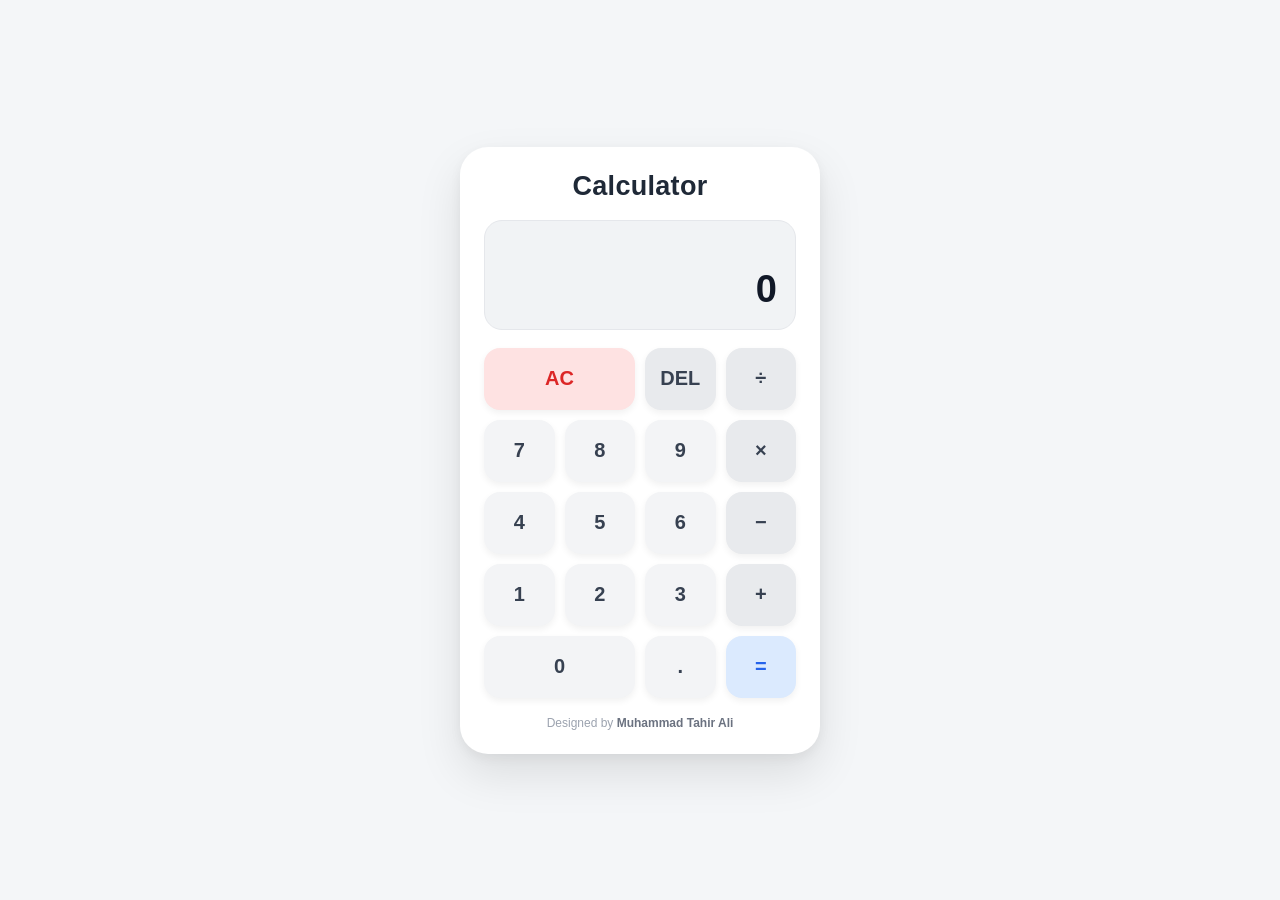
<file: CodeAlpha_Calculator/index.html>
<!DOCTYPE html>
<html lang="en">
<head>
    <meta charset="UTF-8">
    <meta name="viewport" content="width=device-width, initial-scale=1.0">
    <title>Calculator | CodeAlpha</title>
    <link rel="stylesheet" href="style.css">
</head>

<body>

    <main class="calculator">

        <div class="calculator-header">
            <h1>Calculator</h1>
        </div>

        <div class="display">
            <div id="previous-display"></div>
            <div id="current-display">0</div>
        </div>

        <div class="buttons">

            <button class="clear span-two" data-action="clear">AC</button>
            <button class="operator" data-operation="delete">DEL</button>
            <button class="operator" data-operation="÷">÷</button>

            <button data-number="7">7</button>
            <button data-number="8">8</button>
            <button data-number="9">9</button>
            <button class="operator" data-operation="×">×</button>

            <button data-number="4">4</button>
            <button data-number="5">5</button>
            <button data-number="6">6</button>
            <button class="operator" data-operation="−">−</button>

            <button data-number="1">1</button>
            <button data-number="2">2</button>
            <button data-number="3">3</button>
            <button class="operator" data-operation="+">+</button>

            <button class="zero" data-number="0">0</button>
            <button data-number=".">.</button>
            <button class="equals" data-action="equals">=</button>

        </div>

        <footer>
            <span>Designed by</span>
            <strong>Muhammad Tahir Ali</strong>
        </footer>

    </main>

    <script src="script.js"></script>
</body>
</html>
</file>
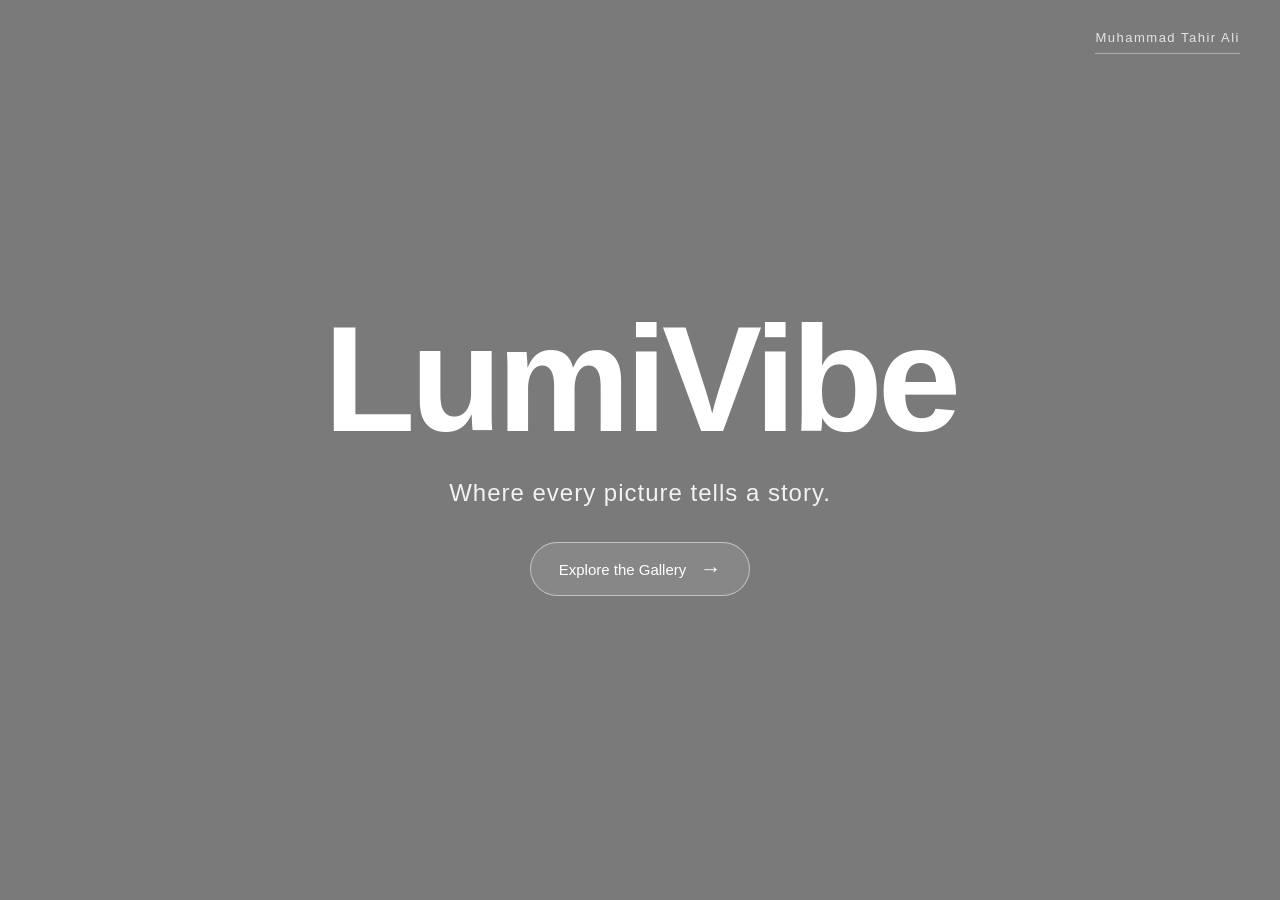
<file: CodeAlpha_ImageGallery/index.html>
<!DOCTYPE html>
<html lang="en">
<head>
    <meta charset="UTF-8">
    <meta name="viewport" content="width=device-width, initial-scale=1.0">

    <title>LumiVibe | Visual Stories</title>

    <link rel="stylesheet" href="home.css">
</head>

<body>

<main class="hero">
    <div class="overlay"></div>
    <div class="author-name">
        Muhammad Tahir Ali
    </div>

    <div class="hero-content">
        <h1>LumiVibe</h1>
        <p class="tagline">
            Where every picture tells a story.
        </p>
        <a href="gallery.html" class="explore-btn">
            Explore the Gallery
            <span>→</span>
        </a>
    </div>

</main>
</body>
</html>
</file>
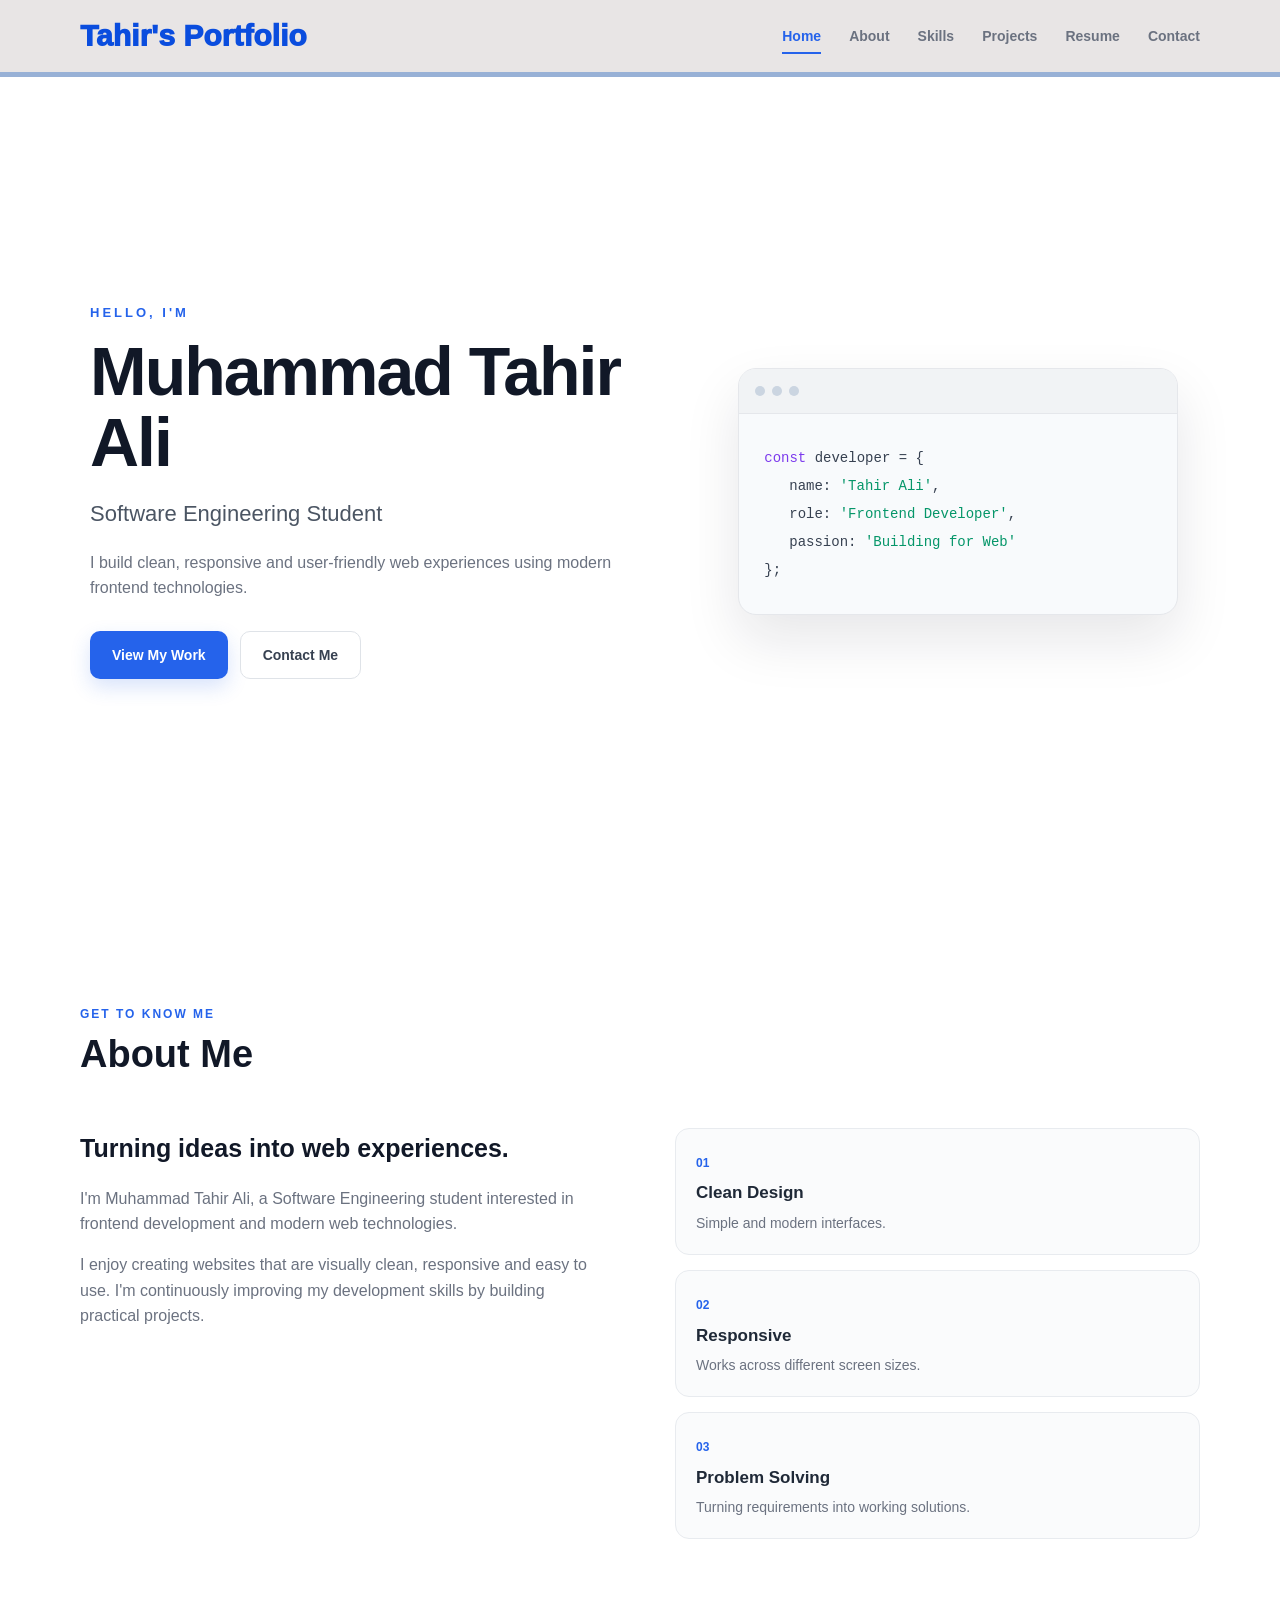
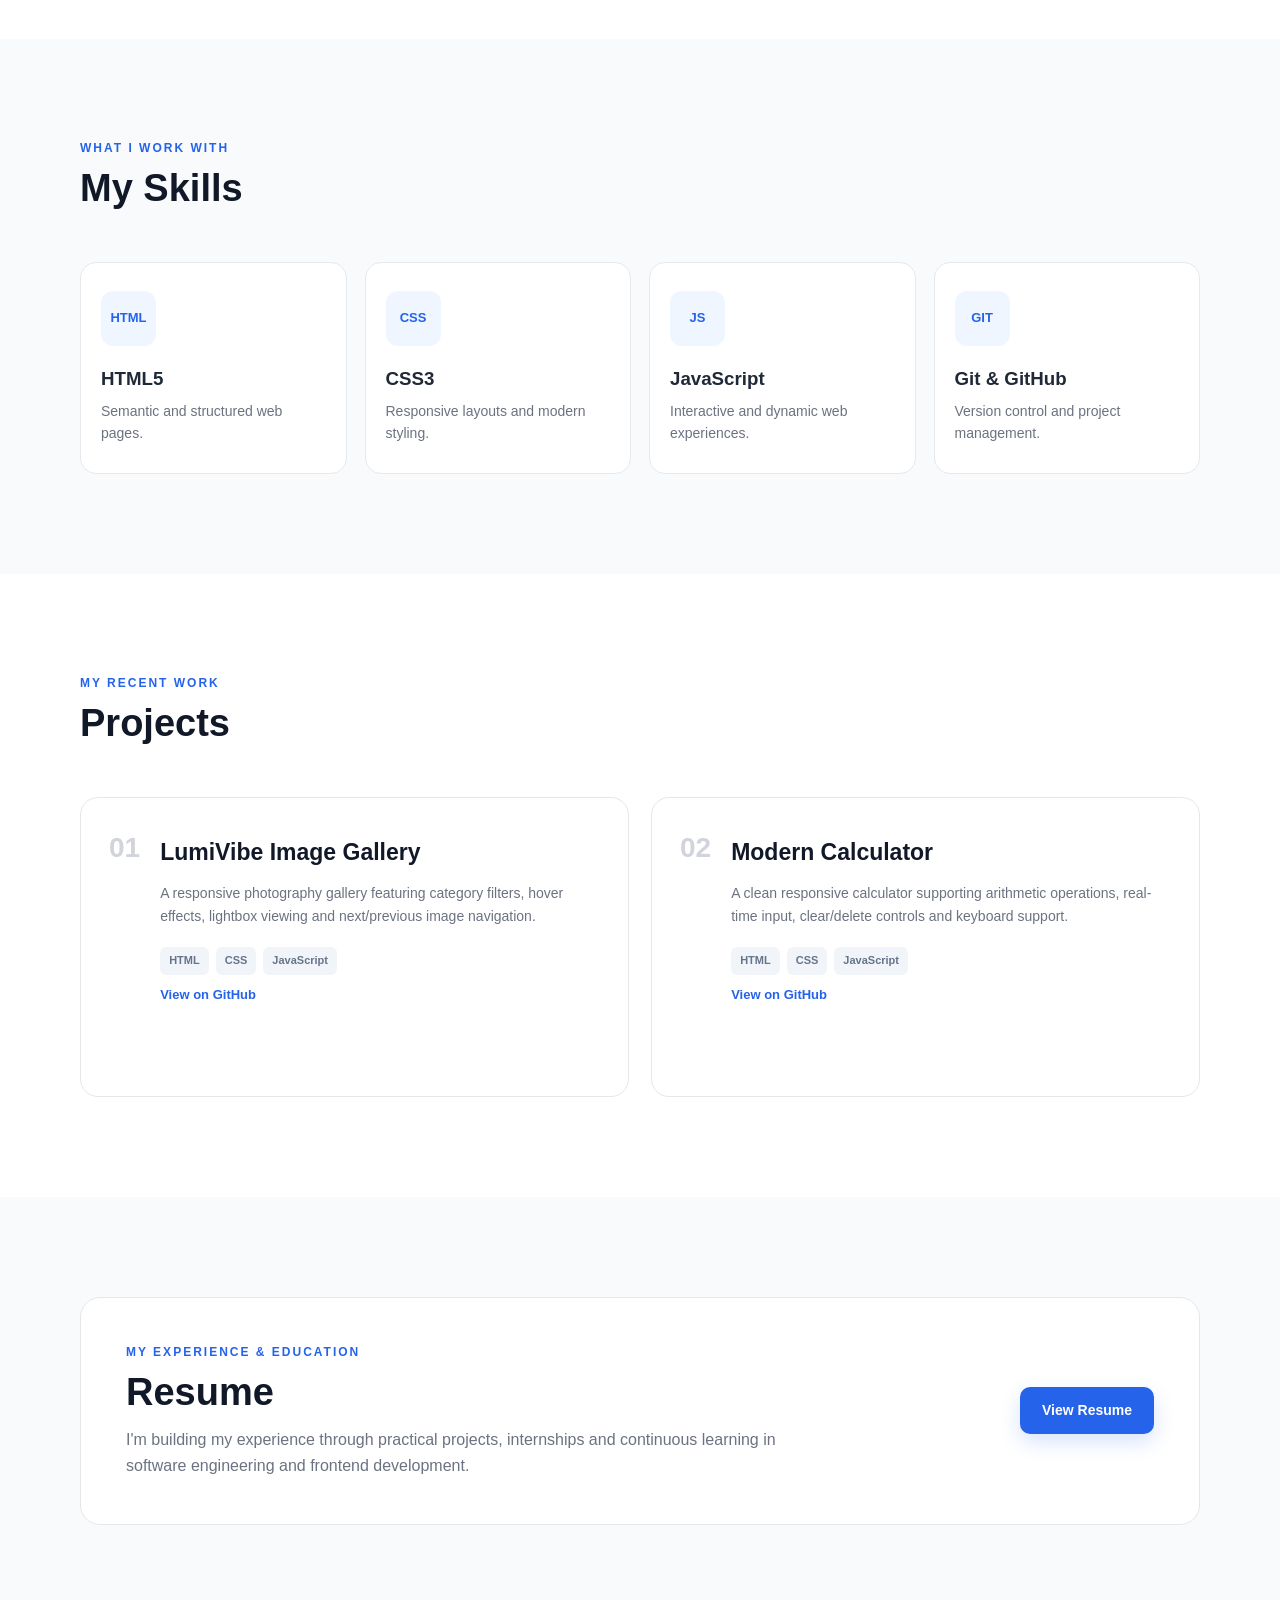
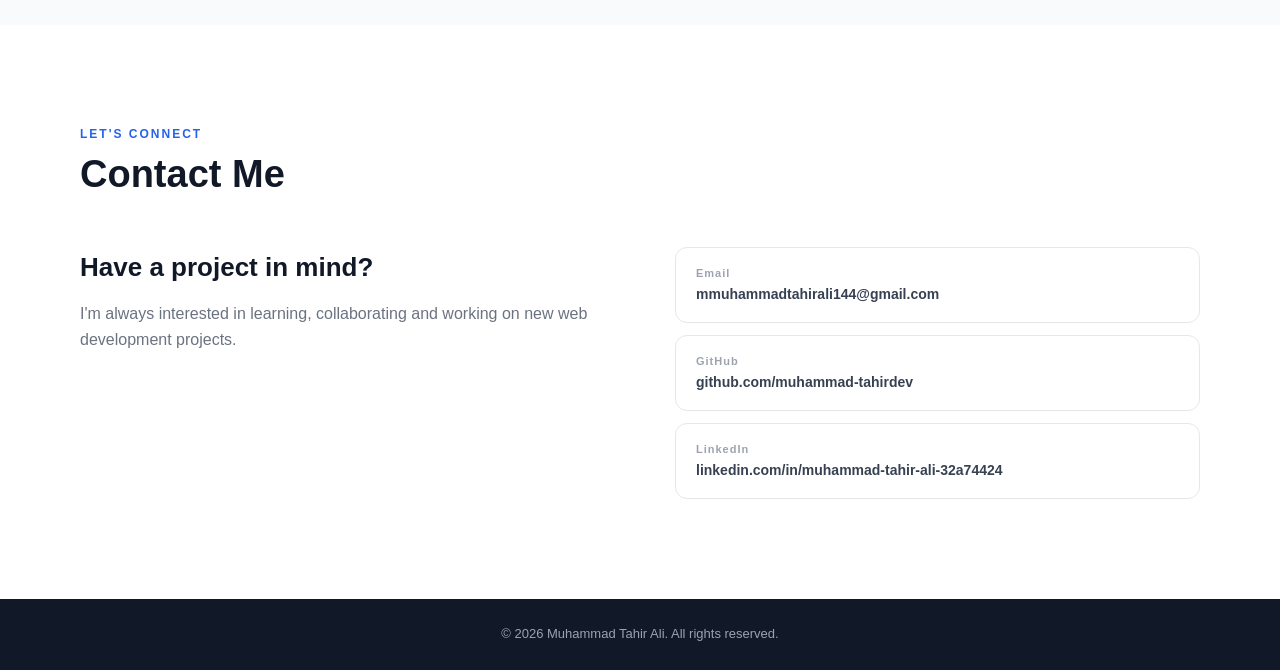
<file: CodeAlpha_Portfolio/index.html>
<!DOCTYPE html>
<html lang="en">
<head>
    <meta charset="UTF-8">
    <meta name="viewport" content="width=device-width, initial-scale=1.0">

    <title>Muhammad Tahir Ali | Portfolio</title>

    <link rel="stylesheet" href="style.css">
</head>

<body>

    <!-- Navigation -->
    <header class="navbar">
        <div class="nav-container">

            <a href="#home" class="logo">Tahir's Portfolio</span></a>

            <nav>
                <a href="#home">Home</a>
                <a href="#about">About</a>
                <a href="#skills">Skills</a>
                <a href="#projects">Projects</a>
                <a href="#resume">Resume</a>
                <a href="#contact">Contact</a>
            </nav>

        </div>
    </header>


    <!-- Hero Section -->
    <section id="home" class="hero">

        <div class="hero-content">

            <p class="hero-small">HELLO, I'M</p>

            <h1>Muhammad Tahir Ali</h1>

            <h2>Software Engineering Student</h2>

            <p class="hero-text">
                I build clean, responsive and user-friendly web experiences
                using modern frontend technologies.
            </p>

            <div class="hero-buttons">
                <a href="#projects" class="btn primary-btn">
                    View My Work
                </a>

                <a href="#contact" class="btn secondary-btn">
                    Contact Me
                </a>
            </div>

        </div>

        <div class="hero-card">

            <div class="code-window">

                <div class="window-top">
                    <span></span>
                    <span></span>
                    <span></span>
                </div>

                <div class="code-content">
                    <p><span class="purple">const</span> developer = {</p>

                    <p class="indent">
                        name:
                        <span class="green">'Tahir Ali'</span>,
                    </p>

                    <p class="indent">
                        role:
                        <span class="green">'Frontend Developer'</span>,
                    </p>

                    <p class="indent">
                        passion:
                        <span class="green">'Building for Web'</span>
                    </p>

                    <p>};</p>
                </div>

            </div>

        </div>

    </section>


    <!-- About Section -->
    <section id="about" class="section">

        <div class="section-heading">
            <p>GET TO KNOW ME</p>
            <h2>About Me</h2>
        </div>

        <div class="about-content">

            <div class="about-text">

                <h3>Turning ideas into web experiences.</h3>

                <p>
                    I'm Muhammad Tahir Ali, a Software Engineering student
                    interested in frontend development and modern web
                    technologies.
                </p>

                <p>
                    I enjoy creating websites that are visually clean,
                    responsive and easy to use. I'm continuously improving
                    my development skills by building practical projects.
                </p>

            </div>

            <div class="about-info">

                <div class="info-box">
                    <span>01</span>
                    <h3>Clean Design</h3>
                    <p>Simple and modern interfaces.</p>
                </div>

                <div class="info-box">
                    <span>02</span>
                    <h3>Responsive</h3>
                    <p>Works across different screen sizes.</p>
                </div>

                <div class="info-box">
                    <span>03</span>
                    <h3>Problem Solving</h3>
                    <p>Turning requirements into working solutions.</p>
                </div>

            </div>

        </div>

    </section>


    <!-- Skills Section -->
    <section id="skills" class="section skills-section">

        <div class="section-heading">
            <p>WHAT I WORK WITH</p>
            <h2>My Skills</h2>
        </div>

        <div class="skills-grid">

            <div class="skill-card">
                <div class="skill-icon">HTML</div>
                <h3>HTML5</h3>
                <p>Semantic and structured web pages.</p>
            </div>

            <div class="skill-card">
                <div class="skill-icon">CSS</div>
                <h3>CSS3</h3>
                <p>Responsive layouts and modern styling.</p>
            </div>

            <div class="skill-card">
                <div class="skill-icon">JS</div>
                <h3>JavaScript</h3>
                <p>Interactive and dynamic web experiences.</p>
            </div>

            <div class="skill-card">
                <div class="skill-icon">GIT</div>
                <h3>Git &amp; GitHub</h3>
                <p>Version control and project management.</p>
            </div>

        </div>

    </section>


    <!-- Projects Section -->
    <section id="projects" class="section">

        <div class="section-heading">
            <p>MY RECENT WORK</p>
            <h2>Projects</h2>
        </div>

        <div class="projects-grid">

            <article class="project-card">

                <div class="project-number">01</div>

                <div class="project-content">

                    <h3>LumiVibe Image Gallery</h3>

                    <p>
                        A responsive photography gallery featuring category
                        filters, hover effects, lightbox viewing and
                        next/previous image navigation.
                    </p>

                  <div class="project-tech">
    <span>HTML</span>
    <span>CSS</span>
    <span>JavaScript</span>
</div>

<a 
    href="https://github.com/muhammad-tahirdev/CodeAlpha_ImageGallery"
    target="_blank"
    rel="noopener noreferrer"
    class="project-link"
>
    View on GitHub 
</a>

                </div>

            </article>


            <article class="project-card">

                <div class="project-number">02</div>

                <div class="project-content">

                    <h3>Modern Calculator</h3>

                    <p>
                        A clean responsive calculator supporting arithmetic
                        operations, real-time input, clear/delete controls
                        and keyboard support.
                    </p>

                    <div class="project-tech">
    <span>HTML</span>
    <span>CSS</span>
    <span>JavaScript</span>
</div>

<a 
    href="https://github.com/muhammad-tahirdev/CodeAlpha_Calculator"
    target="_blank"
    rel="noopener noreferrer"
    class="project-link"
>
    View on GitHub
</a>

                </div>

            </article>

        </div>

    </section>


    <!-- Resume Section -->
    <section id="resume" class="section resume-section">

        <div class="resume-box">

            <div>
                <p class="section-label">MY EXPERIENCE &amp; EDUCATION</p>

                <h2>Resume</h2>

                <p>
                    I'm building my experience through practical projects,
                    internships and continuous learning in software
                    engineering and frontend development.
                </p>
            </div>

          <a 
    href="Tahir_Ali_CV.pdf" 
    class="btn primary-btn" 
    target="_blank"
    rel="noopener noreferrer"
>
    View Resume
</a>
        </div>

    </section>


    <!-- Contact Section -->
    <section id="contact" class="section contact-section">

        <div class="section-heading">
            <p>LET'S CONNECT</p>
            <h2>Contact Me</h2>
        </div>

        <div class="contact-content">

            <div class="contact-text">

                <h3>Have a project in mind?</h3>

                <p>
                    I'm always interested in learning, collaborating and
                    working on new web development projects.
                </p>

            </div>

            <div class="contact-info">

    <a href="mailto:mmuhammadtahirali144@gmail.com" class="contact-item">
        <span>Email</span>
        <strong>mmuhammadtahirali144@gmail.com</strong>
    </a>

    <a href="https://github.com/muhammad-tahirdev" 
       target="_blank" 
       rel="noopener noreferrer" 
       class="contact-item">
        <span>GitHub</span>
        <strong>github.com/muhammad-tahirdev</strong>
    </a>

    <a href="https://www.linkedin.com/in/muhammad-tahir-ali-32a74424" 
       target="_blank" 
       rel="noopener noreferrer" 
       class="contact-item">
        <span>LinkedIn</span>
        <strong>linkedin.com/in/muhammad-tahir-ali-32a74424</strong>
    </a>

</div>

        </div>

    </section>


    <!-- Footer -->
    <footer>

        <p>
            © 2026 Muhammad Tahir Ali. All rights reserved.
        </p>

    </footer>


    <script src="script.js"></script>

</body>
</html>
</file>
<file: CodeAlpha_Calculator/style.css>
* {
    margin: 0;
    padding: 0;
    box-sizing: border-box;
}

body {
    min-height: 100vh;
    display: flex;
    justify-content: center;
    align-items: center;
    font-family: Arial, sans-serif;
    background: #f4f6f8;
    padding: 20px;
}

/* Calculator Container */
.calculator {
    width: 360px;
    max-width: 100%;
    padding: 24px;
    border-radius: 28px;
    background: #ffffff;
    box-shadow:
        0 20px 45px rgba(0, 0, 0, 0.10),
        0 4px 12px rgba(0, 0, 0, 0.05);
}

/* Header */
.calculator-header {
    text-align: center;
    margin-bottom: 18px;
}

.calculator-header h1 {
    color: #1f2937;
    font-size: 27px;
    margin-bottom: 5px;
    letter-spacing: 0.3px;
}

.calculator-header p {
    color: #9ca3af;
    font-size: 13px;
}

/* Display */
.display {
    min-height: 110px;
    padding: 18px;
    margin-bottom: 18px;
    border-radius: 18px;
    background: #f1f3f5;
    border: 1px solid #e5e7eb;

    color: #1f2937;
    text-align: right;

    display: flex;
    flex-direction: column;
    justify-content: flex-end;

    overflow: hidden;
}

#previous-display {
    min-height: 22px;
    color: #9ca3af;
    font-size: 16px;
    margin-bottom: 5px;
}

#current-display {
    font-size: 38px;
    font-weight: bold;
    color: #111827;
    word-wrap: break-word;
    word-break: break-all;
}

/* Buttons Grid */
.buttons {
    display: grid;
    grid-template-columns: repeat(4, 1fr);
    gap: 10px;
}

/* General Buttons */
button {
    height: 62px;
    border: none;
    border-radius: 16px;

    background: #f3f4f6;
    color: #374151;

    font-size: 20px;
    font-weight: 600;

    cursor: pointer;

    box-shadow: 0 3px 7px rgba(0, 0, 0, 0.06);

    transition:
        transform 0.15s ease,
        background 0.15s ease,
        box-shadow 0.15s ease;
}

/* Hover */
button:hover {
    background: #e5e7eb;
    transform: translateY(-2px);
    box-shadow: 0 5px 12px rgba(0, 0, 0, 0.08);
}

/* Click */
button:active {
    transform: scale(0.94);
    box-shadow: none;
}

/* Operators */
.operator {
    background: #e8eaed;
    color: #374151;
}

.operator:hover {
    background: #dfe2e6;
}

/* Clear */
.clear {
    background: #fee2e2;
    color: #dc2626;
}

.clear:hover {
    background: #fecaca;
}

/* Equals */
.equals {
    background: #dbeafe;
    color: #2563eb;
}

.equals:hover {
    background: #bfdbfe;
}

/* Layout Helpers */
.span-two {
    grid-column: span 2;
}

.zero {
    grid-column: span 2;
}

/* Footer */
footer {
    margin-top: 18px;
    text-align: center;
    color: #9ca3af;
    font-size: 12px;
}

footer strong {
    color: #6b7280;
}

/* Mobile */
@media (max-width: 400px) {

    .calculator {
        padding: 18px;
        border-radius: 22px;
    }

    button {
        height: 58px;
    }

    #current-display {
        font-size: 32px;
    }
}
</file>
<file: CodeAlpha_ImageGallery/home.css>
* {
    margin: 0;
    padding: 0;
    box-sizing: border-box;
}

body {
    font-family: Arial, Helvetica, sans-serif;
    overflow: hidden;
}


/* ========================= HERO ========================= */

.hero {
    min-height: 100vh;
    position: relative;
    display: flex;
    align-items: center;
    justify-content: center;
    background-image:
        url("https://images.unsplash.com/photo-1469474968028-56623f02e42e");

    background-size: cover;
    background-position: center;
    color: white;
}

/* Background Overlay */

.overlay {
    position: absolute;
    inset: 0;
    background: rgba(0, 0, 0, 0.52);
}


/* ========================= AUTHOR NAME ========================= */
.author-name {
    position: absolute;
    top: 30px;
    right: 40px;
    z-index: 3;
    font-size: 13px;
    letter-spacing: 1.5px;
    color: rgba(255, 255, 255, 0.8);
    padding-bottom: 8px;
    border-bottom: 1px solid rgba(255, 255, 255, 0.4);
}

/* ========================= MAIN CONTENT ========================= */
.hero-content {
    position: relative;
    z-index: 2;
    text-align: center;
    animation: fadeUp 1.2s ease;
}

/* Logo */
.hero h1 {
    font-size: clamp(75px, 12vw, 150px);
    font-weight: 600;
    letter-spacing: -5px;
    line-height: 1;
    margin-bottom: 25px;
}

/* Tagline */
.tagline {
    font-size: 24px;
    font-weight: 300;
    letter-spacing: 1px;
    color: rgba(255, 255, 255, 0.9);
    margin-bottom: 35px;
}

/* ========================= EXPLORE BUTTON ========================= */
.explore-btn {
    display: inline-flex;
    align-items: center;
    gap: 14px;
    padding: 14px 28px;
    border: 1px solid rgba(255, 255, 255, 0.5);
    border-radius: 50px;
    background: rgba(255, 255, 255, 0.1);
    backdrop-filter: blur(8px); 
    color: white;
    text-decoration: none;
    font-size: 15px;
    transition: 0.3s ease;
}

.explore-btn span {
    font-size: 21px;
    transition: transform 0.3s ease;
}

.explore-btn:hover {
    background: white;
    color: #111;
    transform: translateY(-4px);
}

.explore-btn:hover span {
    transform: translateX(5px);
}

/* ========================= ANIMATION ========================= */
@keyframes fadeUp {
    from {
        opacity: 0;
        transform: translateY(25px);
    }
    to {
        opacity: 1;
        transform: translateY(0);
    }

}

/* ========================= MOBILE ========================= */
@media (max-width: 600px) {
    .author-name {
        top: 20px;
        right: 20px;
        font-size: 11px;
    }
    .hero h1 {
        font-size: 70px;
        letter-spacing: -3px;
    }
    .tagline {
        font-size: 19px;
        padding: 0 20px;
        line-height: 1.5;
    }
}
</file>
<file: CodeAlpha_Portfolio/style.css>
/* =========================
   RESET
========================= */

* {
    margin: 0;
    padding: 0;
    box-sizing: border-box;
}

html {
    scroll-behavior: smooth;
}

body {
    font-family: Arial, Helvetica, sans-serif;
    color: #1f2937;
    background: #ffffff;
    line-height: 1.6;
}

a {
    text-decoration: none;
    color: inherit;
}

section {
    scroll-margin-top: 80px;
}


/* =========================
   NAVBAR
========================= */

.navbar {
    position: sticky;
    top: 0;
    z-index: 500;
    background: rgba(231, 228, 228, 0.94);
    border-bottom: 5px solid #98b1d6;
    backdrop-filter: blur(30px);
}

.nav-container {
    width: min(1120px, 92%);
    min-height: 72px;
    margin: auto;

    display: flex;
    align-items: center;
    justify-content: space-between;
}

.logo {
    font-size: 30px;
    font-weight: 1000;
    color: #0a4dde;
}

.logo span {
    color: #2563eb;
}

nav {
    display: flex;
    align-items: center;
    gap: 28px;
}

nav a {
    position: relative;
    color: #6b7280;
    font-size: 14px;
    font-weight: 600;
    transition: color 0.25s ease;
}

nav a::after {
    content: "";
    position: absolute;
    left: 0;
    bottom: -7px;
    width: 0;
    height: 2px;
    background: #2563eb;
    transition: width 0.25s ease;
}

nav a:hover {
    color: #2563eb;
}

nav a:hover::after {
    width: 100%;
}


/* =========================
   HERO
========================= */

.hero {
    width: min(1100px, 92%);
    min-height: calc(100vh - 72px);
    margin: auto;

    display: grid;
    grid-template-columns: 1.1fr 0.9fr;
    align-items: center;
    gap: 70px;
    padding: 70px 0;
}

.hero-small {
    color: #2563eb;
    font-size: 13px;
    font-weight: 800;
    letter-spacing: 3px;
    margin-bottom: 12px;
}

.hero h1 {
    color: #111827;
    font-size: clamp(42px, 6vw, 68px);
    line-height: 1.05;
    letter-spacing: -2px;
    margin-bottom: 18px;
}

.hero h2 {
    max-width: 600px;
    color: #4b5563;
    font-size: 22px;
    font-weight: 500;
    margin-bottom: 18px;
}

.hero-text {
    max-width: 570px;
    color: #6b7280;
    font-size: 16px;
    margin-bottom: 30px;
}

.hero-buttons {
    display: flex;
    gap: 12px;
    flex-wrap: wrap;
}


/* Buttons */

.btn {
    display: inline-flex;
    justify-content: center;
    align-items: center;

    padding: 12px 22px;
    border-radius: 10px;

    font-size: 14px;
    font-weight: 700;

    transition:
        transform 0.2s ease,
        box-shadow 0.2s ease,
        background 0.2s ease;
}

.btn:hover {
    transform: translateY(-2px);
}

.primary-btn {
    color: #ffffff;
    background: #2563eb;
    box-shadow: 0 8px 20px rgba(37, 99, 235, 0.18);
}

.primary-btn:hover {
    background: #1d4ed8;
}

.secondary-btn {
    color: #374151;
    background: #ffffff;
    border: 1px solid #dfe3e8;
}

.secondary-btn:hover {
    background: #f8fafc;
}


/* Code Card */

.hero-card {
    display: flex;
    justify-content: center;
}

.code-window {
    width: 100%;
    max-width: 440px;
    overflow: hidden;

    border: 1px solid #e5e7eb;
    border-radius: 18px;

    background: #f8fafc;
    box-shadow: 0 25px 55px rgba(15, 23, 42, 0.10);

    animation: floating 4s ease-in-out infinite;
}

.window-top {
    height: 45px;
    padding: 0 16px;

    display: flex;
    align-items: center;
    gap: 7px;

    background: #f1f3f5;
    border-bottom: 1px solid #e5e7eb;
}

.window-top span {
    width: 10px;
    height: 10px;
    border-radius: 50%;
    background: #cbd5e1;
}

.code-content {
    padding: 30px 25px;
    color: #374151;
    font-family: Consolas, monospace;
    font-size: 14px;
    line-height: 2;
}

.indent {
    padding-left: 25px;
}

.purple {
    color: #7c3aed;
}

.green {
    color: #059669;
}

@keyframes floating {
    0%,
    100% {
        transform: translateY(0);
    }

    50% {
        transform: translateY(-8px);
    }
}


/* =========================
   GENERAL SECTIONS
========================= */

.section {
    width: min(1120px, 92%);
    margin: auto;
    padding: 100px 0;
}

.section-heading {
    margin-bottom: 50px;
}

.section-heading p,
.section-label {
    color: #2563eb;
    font-size: 12px;
    font-weight: 800;
    letter-spacing: 2px;
    margin-bottom: 8px;
}

.section-heading h2,
.resume-box h2 {
    color: #111827;
    font-size: 38px;
    line-height: 1.2;
}


/* =========================
   ABOUT
========================= */

.about-content {
    display: grid;
    grid-template-columns: 1fr 1fr;
    gap: 70px;
}

.about-text h3 {
    color: #111827;
    font-size: 25px;
    margin-bottom: 18px;
}

.about-text p {
    color: #6b7280;
    margin-bottom: 15px;
}

.about-info {
    display: grid;
    gap: 15px;
}

.info-box {
    padding: 20px;
    border: 1px solid #e8ebef;
    border-radius: 14px;
    background: #fafbfc;
    transition:
        transform 0.2s ease,
        box-shadow 0.2s ease;
}

.info-box:hover {
    transform: translateY(-4px);
    box-shadow: 0 12px 25px rgba(15, 23, 42, 0.07);
}

.info-box span {
    color: #2563eb;
    font-size: 12px;
    font-weight: 800;
}

.info-box h3 {
    color: #1f2937;
    margin: 5px 0;
    font-size: 17px;
}

.info-box p {
    color: #6b7280;
    font-size: 14px;
}


/* =========================
   SKILLS
========================= */

.skills-section {
    max-width: none;
    width: 100%;
    padding-left: max(4%, calc((100% - 1120px) / 2));
    padding-right: max(4%, calc((100% - 1120px) / 2));
    background: #f8fafc;
}

.skills-grid {
    display: grid;
    grid-template-columns: repeat(4, 1fr);
    gap: 18px;
}

.skill-card {
    padding: 28px 20px;
    border: 1px solid #e6e9ed;
    border-radius: 16px;
    background: #ffffff;

    transition:
        transform 0.2s ease,
        box-shadow 0.2s ease;
}

.skill-card:hover {
    transform: translateY(-6px);
    box-shadow: 0 15px 30px rgba(15, 23, 42, 0.08);
}

.skill-icon {
    width: 55px;
    height: 55px;
    margin-bottom: 18px;

    display: flex;
    justify-content: center;
    align-items: center;

    border-radius: 12px;
    background: #eff6ff;
    color: #2563eb;

    font-size: 13px;
    font-weight: 800;
}

.skill-card h3 {
    color: #1f2937;
    margin-bottom: 6px;
}

.skill-card p {
    color: #6b7280;
    font-size: 14px;
}


/* =========================
   PROJECTS
========================= */

.projects-grid {
    display: grid;
    grid-template-columns: repeat(2, 1fr);
    gap: 22px;
}

.project-card {
    min-height: 300px;
    padding: 28px;

    display: flex;
    gap: 20px;

    border: 1px solid #e5e7eb;
    border-radius: 18px;
    background: #ffffff;

    transition:
        transform 0.25s ease,
        box-shadow 0.25s ease;
}

.project-card:hover {
    transform: translateY(-6px);
    box-shadow: 0 18px 35px rgba(15, 23, 42, 0.09);
}

.project-number {
    color: #d1d5db;
    font-size: 28px;
    font-weight: 800;
}

.project-label {
    color: #2563eb;
    font-size: 11px;
    font-weight: 800;
    letter-spacing: 1px;
}

.project-content h3 {
    color: #111827;
    font-size: 23px;
    margin: 8px 0 12px;
}

.project-content p {
    color: #6b7280;
    font-size: 14px;
    margin-bottom: 20px;
}

.project-tech {
    display: flex;
    flex-wrap: wrap;
    gap: 7px;
}

.project-tech span {
    padding: 5px 9px;
    border-radius: 6px;
    background: #f1f5f9;
    color: #64748b;
    font-size: 11px;
    font-weight: 700;
}


/* =========================
   RESUME
========================= */

.resume-section {
    max-width: none;
    width: 100%;
    background: #f8fafc;
}

.resume-box {
    width: min(1120px, 92%);
    margin: auto;

    padding: 45px;

    display: flex;
    align-items: center;
    justify-content: space-between;
    gap: 40px;

    border: 1px solid #e5e7eb;
    border-radius: 20px;
    background: #ffffff;
}

.resume-box h2 {
    margin-bottom: 12px;
}

.resume-box > div {
    max-width: 680px;
}

.resume-box > div > p:last-child {
    color: #6b7280;
}


/* =========================
   CONTACT
========================= */

.contact-content {
    display: grid;
    grid-template-columns: 1fr 1fr;
    gap: 70px;
}

.contact-text h3 {
    color: #111827;
    font-size: 26px;
    margin-bottom: 12px;
}

.contact-text p {
    color: #6b7280;
}

.contact-info {
    display: grid;
    gap: 12px;
}

.contact-item {
    padding: 17px 20px;

    display: flex;
    flex-direction: column;

    border: 1px solid #e5e7eb;
    border-radius: 12px;

    transition:
        transform 0.2s ease,
        background 0.2s ease;
}

.contact-item:hover {
    transform: translateX(5px);
    background: #f8fafc;
}

.contact-item span {
    color: #9ca3af;
    font-size: 11px;
    font-weight: 800;
    letter-spacing: 1px;
}

.contact-item strong {
    color: #374151;
    font-size: 14px;
}


/* =========================
   FOOTER
========================= */

footer {
    padding: 25px;
    text-align: center;
    background: #111827;
    color: #9ca3af;
    font-size: 13px;
}


/* =========================
   RESPONSIVE
========================= */

@media (max-width: 900px) {

    nav {
        gap: 15px;
    }

    .hero {
        grid-template-columns: 1fr;
        gap: 45px;
        text-align: center;
    }

    .hero-text,
    .hero h2 {
        margin-left: auto;
        margin-right: auto;
    }

    .hero-buttons {
        justify-content: center;
    }

    .hero-card {
        max-width: 500px;
        margin: auto;
    }

    .about-content,
    .contact-content {
        grid-template-columns: 1fr;
        gap: 40px;
    }

    .skills-grid {
        grid-template-columns: repeat(2, 1fr);
    }
}


@media (max-width: 650px) {

    .nav-container {
        flex-direction: column;
        padding: 15px 0;
        gap: 12px;
    }

    nav {
        width: 100%;
        justify-content: center;
        flex-wrap: wrap;
        gap: 12px 18px;
    }

    .hero {
        padding-top: 55px;
    }

    .hero h1 {
        font-size: 43px;
    }

    .hero h2 {
        font-size: 18px;
    }

    .section {
        padding: 75px 0;
    }

    .section-heading h2 {
        font-size: 32px;
    }

    .skills-grid,
    .projects-grid {
        grid-template-columns: 1fr;
    }

    .project-card {
        min-height: auto;
    }

    .resume-box {
        padding: 30px;
        flex-direction: column;
        align-items: flex-start;
    }
}


@media (max-width: 430px) {

    .hero h1 {
        font-size: 37px;
    }

    .hero-buttons {
        flex-direction: column;
    }

    .btn {
        width: 100%;
    }

    .code-content {
        padding: 25px 16px;
        font-size: 12px;
    }

    .project-card {
        padding: 22px;
    }
}

/* =========================
   SCROLL REVEAL
========================= */

.reveal {
    opacity: 0;
    transform: translateY(25px);
    transition:
        opacity 0.7s ease,
        transform 0.7s ease;
}

.reveal.show {
    opacity: 1;
    transform: translateY(0);
}


/* Active Navigation */

nav a.active {
    color: #2563eb;
}

nav a.active::after {
    width: 100%;
}

/* =========================
   PROJECT LINK
========================= */

.project-link {
    display: inline-block;
    margin-top: 10px;

    color: #2563eb;
    font-size: 13px;
    font-weight: 700;

    transition:
        color 0.2s ease,
        transform 0.2s ease;
}

.project-link:hover {
    color: #1d4ed8;
    transform: translateX(4px);
}
</file>
